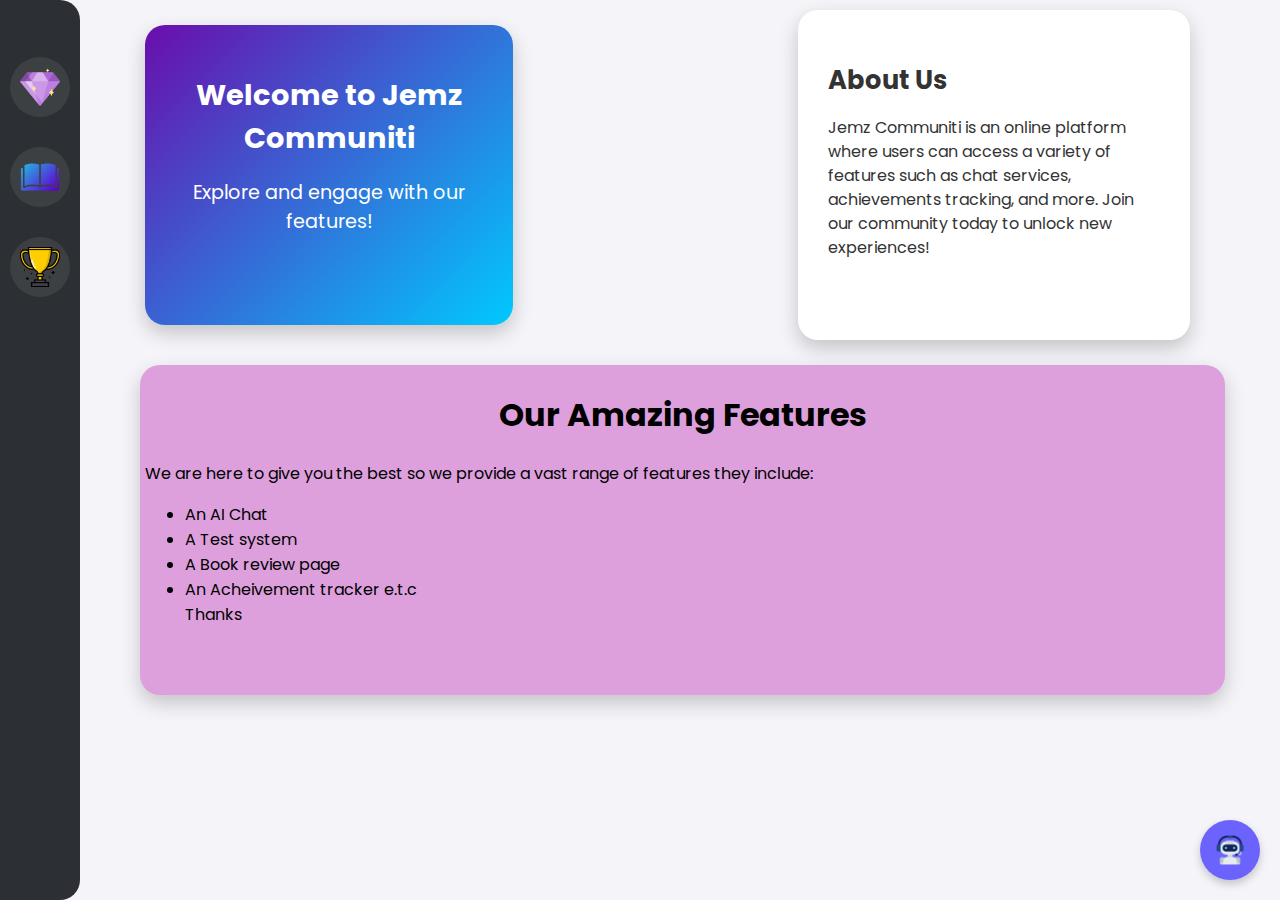
<file: index.html>
<!DOCTYPE html>
<html lang="en">
<head>
  <meta charset="UTF-8">
  <meta name="viewport" content="width=device-width, initial-scale=1.0">
  <title>Jemz Communiti</title>
  <!-- <link rel="stylesheet" href="https://cdnjs.cloudflare.com/ajax/libs/font-awesome/6.5.0/css/all.min.css"> -->
  <link href="https://fonts.googleapis.com/css2?family=Poppins:wght@400;600&display=swap" rel="stylesheet">
  <link rel="stylesheet" href="styles.css">
  <link rel="stylesheet" href="AI.css">
</head>
<body>
  <div class="navbar-container">
    <!-- Hamburger Button -->
    <button class="hamburger" onclick="toggleNavbar()">
      <i class="fas fa-bars"></i>
      
    </button>

    <!-- Navbar -->
     
    <nav class="vertical-navbar">
      <button class="navbar-item" >
       <i class="fas fa-gem"></i>
       <img src="diamond.png" alt="" style="width: 40px;">
      </button>

      <a href="book.html"><button class="navbar-item" onclick="books()">  </a>
        <i class="fas fa-book"></i>
        <img src="book.png" alt="" style="width: 40px;">
      </button>
    
      <button class="navbar-item" onclick="achievements()">
        <i class="fas fa-trophy"></i>
        <img src="trophy.png" alt="" style="width: 40px;">
      </button>
     
    </nav>
  </div>

 <div class="total">
  <div class="main-container">
    <div class="gradient-box">
      <h1>Welcome to Jemz Communiti</h1>
      <p>Explore and engage with our features!</p>
    </div>
  </div>

  
    <!-- Second container with write-up -->
    <div class="write-up-box">
      <h2>About Us</h2>
      <p>Jemz Communiti is an online platform where users can access a variety of features such as chat services, achievements tracking, and more. Join our community today to unlock new experiences!</p>
    </div>
  </div>
</div>  


<div class="middle_container">
  <h1>Our Amazing Features</h1>
  <p>We are here to give you the best so we provide a vast range of features they include:</p>
  <ul>
    <li>
      An AI Chat
      <li>
        A Test system
      </li>
      <li>
        A Book review page
      </li>
      <li>
        An Acheivement tracker e.t.c
      </li>
      <div class="end">
        Thanks
      </div>
      
     
    </li>
  </ul>
</div>


   
 

  <!-- AI Assistant Icon -->
  <div id="ai-icon" class="ai-icon">
    <img src="robot-assistant.png" alt="AI Assistant" height="30px" width="20px" />
  </div>

  <!-- Chat Window -->
  <div id="chat-window" class="chat-window hidden">
    <div class="chat-header">
      <h3>Chat with Ziggo</h3>
      <button id="close-chat" class="close-btn">&times;</button>
    </div>
    <div class="chat-body">
      <div id="chat-messages" class="chat-messages"></div>
    </div>
    <div class="chat-footer">
      <input type="text" id="user-input" placeholder="Type your message here..." />
      <button id="send-message" class="send-btn">Send</button>
    </div>
  </div>


  <script src="script.js"></script>
  <script src="AI.js"></script>
</body>
</html>
</file>
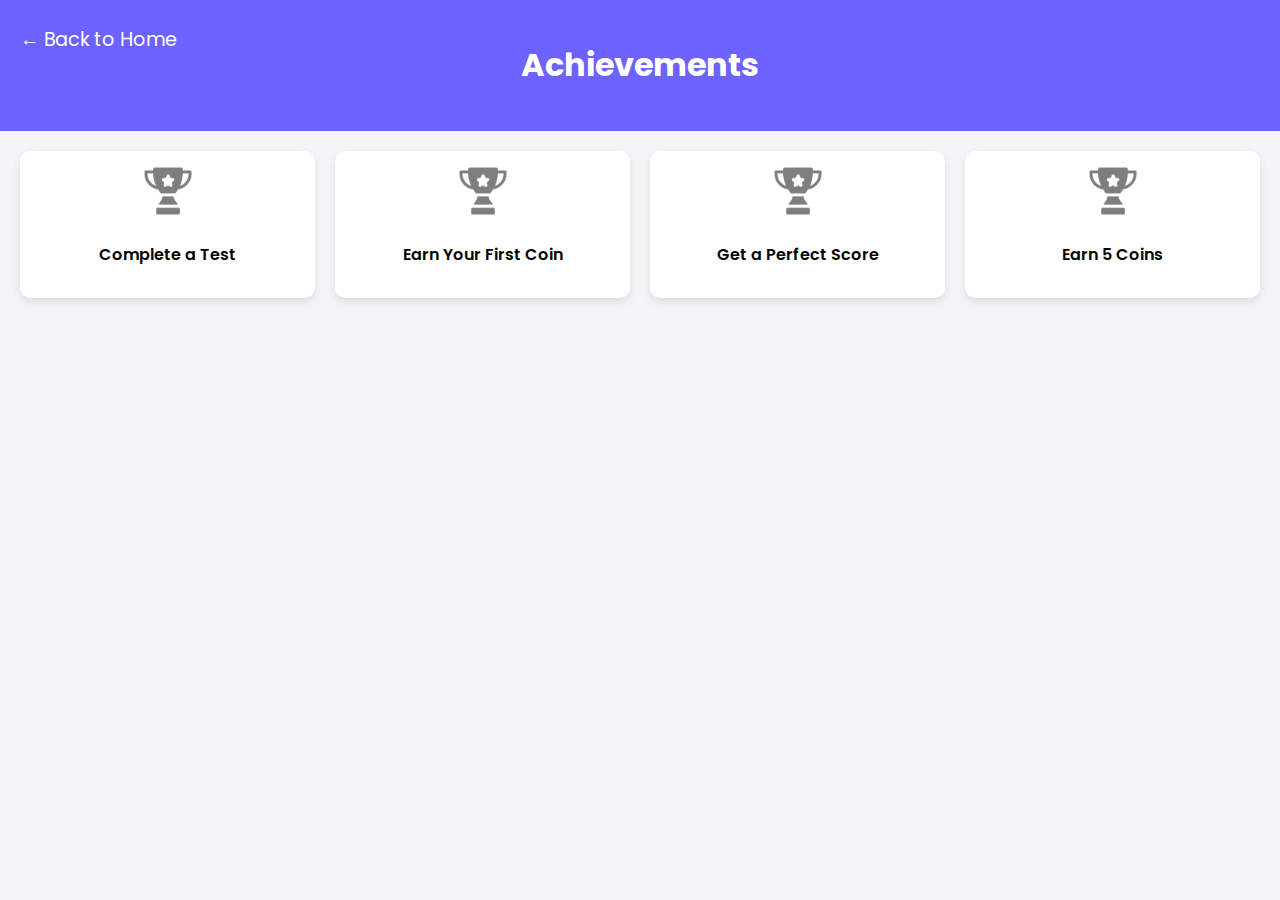
<file: achievements.html>
<!DOCTYPE html>
<html lang="en">
<head>
  <meta charset="UTF-8">
  <meta name="viewport" content="width=device-width, initial-scale=1.0">
  <title>Achievements - Jemz Communiti</title>
  <link href="https://fonts.googleapis.com/css2?family=Poppins:wght@400;600&display=swap" rel="stylesheet">
  <link rel="stylesheet" href="achievements.css">
</head>
<body>
  <!-- Header -->
  <header class="header">
    <h1>Achievements</h1>
    <a href="index.html" class="back-arrow">&#8592; Back to Home</a>
  </header>

  <!-- Main Achievements Section -->
  <main>
    <div class="achievements-grid">
      <!-- Example Achievements -->
      <div class="achievement" data-id="test-completion">
        <img src="award.png" alt="Locked" class="achievement-icon lock">
        <p>Complete a Test</p>
      </div>

      <div class="achievement" data-id="first-coin">
        <img src="award.png" alt="Locked" class="achievement-icon lock">
        <p>Earn Your First Coin</p>
      </div>

      <div class="achievement" data-id="perfect-score">
        <img src="award.png" alt="Locked" class="achievement-icon lock">
        <p>Get a Perfect Score</p>
      </div>

      <div class="achievement" data-id="five-coins">
        <img src="award.png" alt="Locked" class="achievement-icon lock">
        <p>Earn 5 Coins</p>
      </div>
    </div>
  </main>

  <script src="achievements.js"></script>
</body>
</html>
</file>
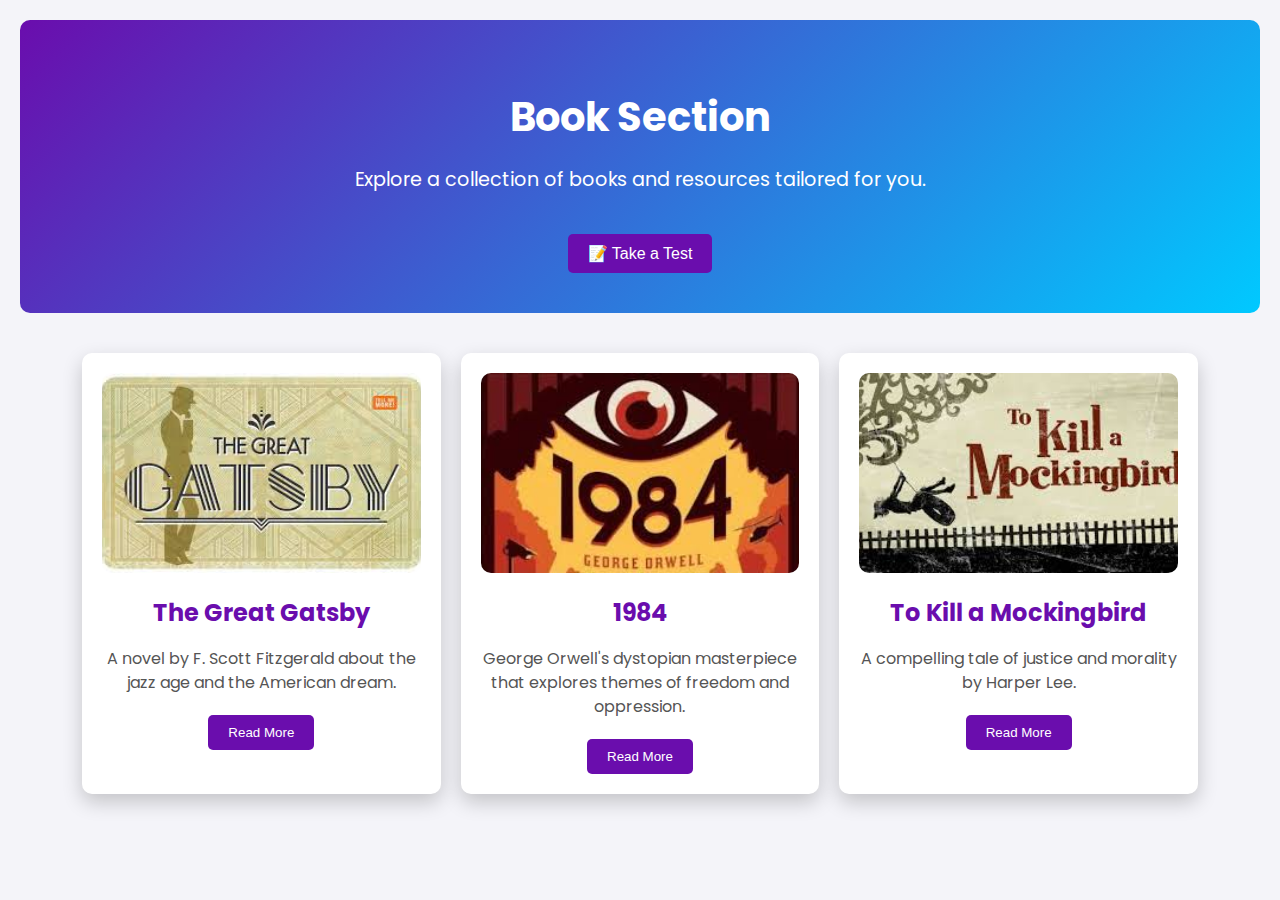
<file: book.html>
<!DOCTYPE html>
<html lang="en">
<head>
  <meta charset="UTF-8">
  <meta name="viewport" content="width=device-width, initial-scale=1.0">
  <title>Book Page - Jemz Communiti</title>
  <link href="https://fonts.googleapis.com/css2?family=Poppins:wght@400;600&display=swap" rel="stylesheet">
  <link rel="stylesheet" href="book-page.css">
</head>
<body>
    <!-- <header class="header">
        <h1>Book Section</h1>
        <p>Explore a collection of books and resources tailored for you.</p>
    
      </header> -->
      

  <header class="header">
    <h1>Book Section</h1>
    <p>Explore a collection of books and resources tailored for you.</p>
    <button class="test-button" onclick="ttest()">
        📝 Take a Test
      </button>
  </header>

  <main class="content">
    <div class="book-grid">
      <!-- Book Card 1 -->
      <div class="book-card">
        <img src="images.jfif" alt="Book Cover" class="book-cover">
        <h2 class="book-title">The Great Gatsby</h2>
        <p class="book-description">A novel by F. Scott Fitzgerald about the jazz age and the American dream.</p>
        <button class="book-button">Read More</button>
      </div>

      <!-- Book Card 2 -->
      <div class="book-card">
        <img src="images 2.jfif" alt="Book Cover" class="book-cover">
        <h2 class="book-title">1984</h2>
        <p class="book-description">George Orwell's dystopian masterpiece that explores themes of freedom and oppression.</p>
        <button class="book-button">Read More</button>
      </div>

      <!-- Book Card 3 -->
      <div class="book-card">
        <img src="images 3.jfif" alt="Book Cover" class="book-cover">
        <h2 class="book-title">To Kill a Mockingbird</h2>
        <p class="book-description">A compelling tale of justice and morality by Harper Lee.</p>
        <button class="book-button">Read More</button>
      </div>
    </div>
  </main>
  <script src="test.js"></script>
</body>
</html>
</file>
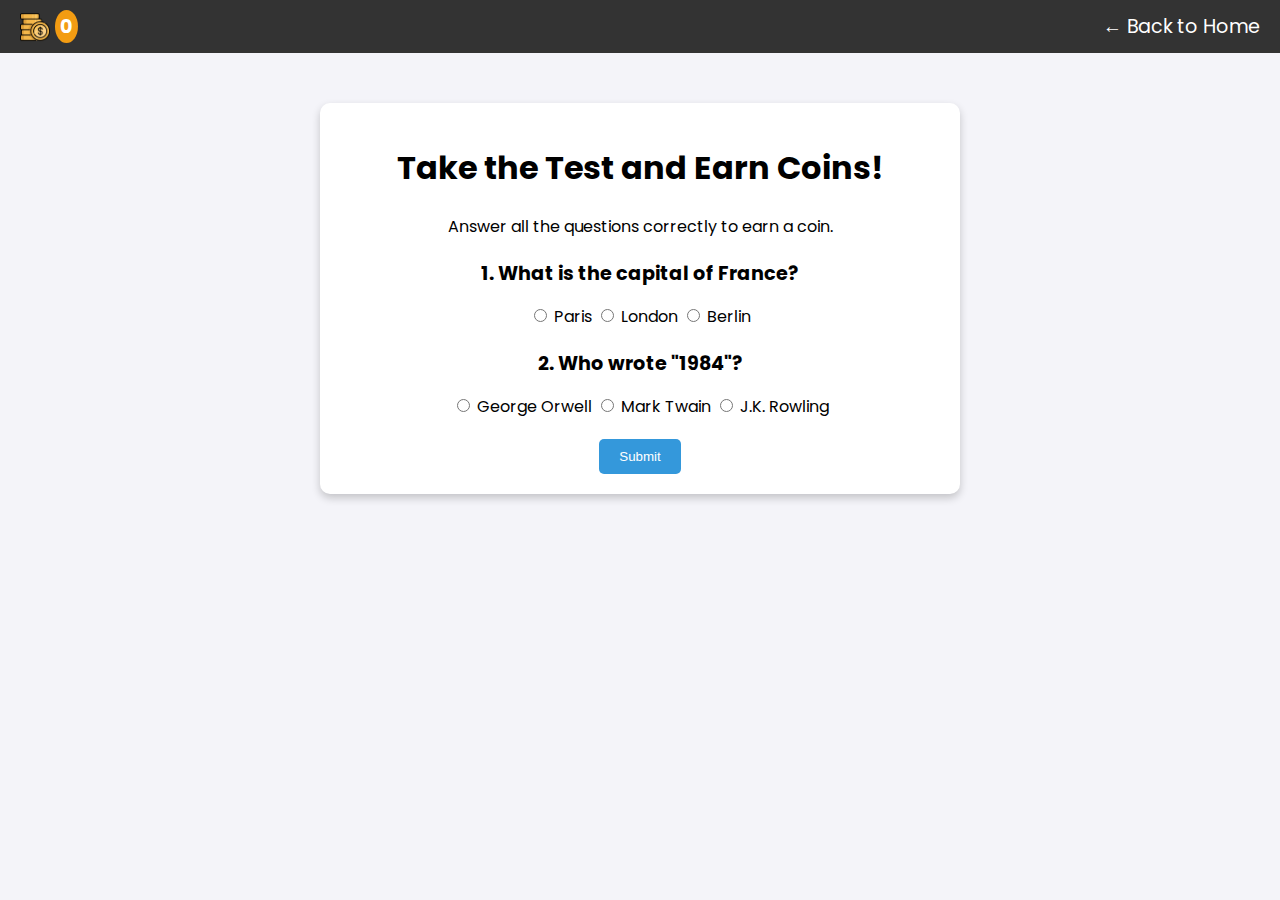
<file: test.html>
<!DOCTYPE html>
<html lang="en">
<head>
  <meta charset="UTF-8">
  <meta name="viewport" content="width=device-width, initial-scale=1.0">
  <title>Take a Test - Jemz Communiti</title>
  <link href="https://fonts.googleapis.com/css2?family=Poppins:wght@400;600&display=swap" rel="stylesheet">
  <link rel="stylesheet" href="test.css">
</head>
<body>
  <!-- Coin Counter -->
  <header class="header">
    <div class="coin-display">
      <img src="coins (1).png" alt="Coin" class="coin-icon">
      <span id="coin-count" class="coin-count">0</span>
    </div>
    <a href="index.html" class="back-arrow">&#8592; Back to Home</a>
  </header>

  <!-- Main Test Section -->
  <main>
    <section class="test-container">
      <h1>Take the Test and Earn Coins!</h1>
      <p>Answer all the questions correctly to earn a coin.</p>

      <!-- Test Form -->
      <form id="test-form">
        <div class="question">
          <h2>1. What is the capital of France?</h2>
          <label><input type="radio" name="q1" value="Paris"> Paris</label>
          <label><input type="radio" name="q1" value="London"> London</label>
          <label><input type="radio" name="q1" value="Berlin"> Berlin</label>
        </div>

        <div class="question">
          <h2>2. Who wrote "1984"?</h2>
          <label><input type="radio" name="q2" value="George Orwell"> George Orwell</label>
          <label><input type="radio" name="q2" value="Mark Twain"> Mark Twain</label>
          <label><input type="radio" name="q2" value="J.K. Rowling"> J.K. Rowling</label>
        </div>

        <button type="button" id="submit-btn">Submit</button>
      </form>

      <!-- Result Section -->
      <div id="result-section" class="hidden">
        <h2>Your Score:</h2>
        <p id="score"></p>
        <div id="coin-reward-section" class="hidden">
          <h2>Congratulations! You earned a coin!</h2>
          <img src="coins (1).png" alt="Coin" class="coin-icon">
        </div>
      </div>
    </section>
  </main>


  

  <script src="test.js"></script>
</body>
</html>
</file>
<file: styles.css>
/* styles.css */
body {
  margin: 0;
  font-family: "Poppins", sans-serif;
  
}

.navbar-container {
  position: fixed;
  top: 0;
  left: 0;
  background-color: #2c2f33;
  height: 100%;
  width: 80px; /* Default collapsed width */
  border-radius: 0 20px 20px 0;
  transition: width 0.3s ease, transform 0.3s ease;
  z-index: 1000;
  display: flex;
  flex-direction: column;
  align-items: center;
}

.navbar-container.expanded {
  width: 200px; /* Expanded width */
}

.hamburger {
  background: none;
  border: none;
  color: red;
  font-size: 24px;
  margin: 15px;
  cursor: pointer;
  align-self: center;
}

.vertical-navbar {
  display: flex;
  flex-direction: column;
  align-items: center;
  width: 100%;
  padding: 10px 0;
}

.navbar-item {
  width: 60px;
  height: 60px;
  margin: 15px 0;
  border: none;
  background-color: #3c4043;
  color: white;
  border-radius: 50%;
  display: flex;
  align-items: center;
  justify-content: center;
  cursor: pointer;
  transition: all 0.3s ease;
}

.navbar-item:hover {
  background-color: #5c5f63;
}

.navbar-container.expanded .navbar-item {
  width: calc(100% - 40px);
  margin-left: 20px;
  border-radius: 12px;
}

.navbar-item i {
  font-size: 24px;
  color: #ffffff;
  transition: all 0.3s ease;
}

main {
  margin-left: 100px;
  padding: 20px;
  transition: margin-left 0.3s ease;
}

.navbar-container.expanded + main {
  margin-left: 220px;
}

/* Responsive Style */
@media (max-width: 768px) {
  .navbar-container {
    height: 60px;
    width: 100%;
    transform: translateY(0);
    flex-direction: row;
    /* justify-content: space-around; */
    align-items: center;
    padding: 0;
    border-radius: 0 0 20px 20px;
  }

  .hamburger {
    display: none; /* Hide hamburger below 768px */
  }

  .vertical-navbar {
    flex-direction: row;
    align-items: center;
    justify-content: space-evenly;
    width: 100%;
    height: 100%;
  }

  .navbar-item {
    margin: 0;
    border-radius: 50%;
  }

  main {
    margin-left: 0;
    margin-top: 60px;
  }
}


/* styles.css */
body {
  margin: 0;
  font-family: "Poppins", sans-serif;
  background-color: #f4f4f9;
  
}

.main-container {
  display: flex;
  justify-content: space-between; /* Space between the two containers */
  flex-direction: row;
  align-items: flex-start;
  width: 100%;
  height: 100%;
  padding: 15px;
  
}

.gradient-box, .write-up-box {
  width: 48%; /* Increase the width for both containers */
  min-height: 300px; /* Same height for both containers */
  padding: 30px; /* Add padding inside containers */
  border-radius: 20px; /* Rounded corners for both */
  box-shadow: 0px 8px 20px rgba(0, 0, 0, 0.2);
  box-sizing: border-box; /* Ensure padding doesn’t affect width/height */
}

.gradient-box {
  background: linear-gradient(135deg, #6a0dad, #00c9ff); /* Purple to blue gradient */
  text-align: center;
  color: white;
  transition: transform 0.3s ease;
  margin-left: 130px;
  margin-top: 10px;
}

.gradient-box h1 {
  font-size: 1.8rem;
  margin-bottom: 15px;
}

.gradient-box p {
  font-size: 1.2rem;
  line-height: 1.5;
}

.gradient-box:hover {
  transform: scale(1.05); /* Slight zoom effect on hover */
}

.write-up-box {
  background-color: white;
  text-align: left;
  color: #333;
 margin-right: 90px;
 margin-top: 10px;
}

.write-up-box h2 {
  font-size: 1.6rem;
  margin-bottom: 10px;
}

.write-up-box p {
  font-size: 1rem;
  line-height: 1.5;
}

/* Add margin and padding between containers */
.gradient-box {
  margin-right: 20px; /* Space between the two boxes */
  
}

/* Responsive Adjustments */
@media (max-width: 768px) {
  .main-container {
    flex-direction: column; /* Stack containers vertically on smaller screens */
    
  }

  .gradient-box, .write-up-box {
    width: 95%; /* Adjust width for smaller screens */
     /*  margin-bottom: 20px; /*Add space between stacked boxes */
    min-height: 250px; /* Adjust height for smaller screens */
  }
  .gradient-box{
    margin-left: 0;
  }
  
 
 
}

/* styles.css */

/* Existing styles above */



.total{
  width: 100%;
  /* background-color: aqua; */
  display: flex;
  flex-direction: row;
  justify-content: space-between;
  
}
@media (max-width: 768px){
   .total{
    flex-direction: column;
    width: 85%;
    margin: 0 auto;
    justify-content: center;
  }
  .gradient-box{
    width: 90%;
    justify-self: center;
    margin-top: 60px;
    /* margin-right: px; */
    
  }
  .write-up-box{
    width: 90%;
    /* margin: 0 auto; */
    margin: 10px;
    
    

  
} 
}

.middle_container{
  width: 84%;
  margin-left: 140px;
  height: 320px;
  background-color: plum;
  border-radius: 20px; /* Rounded corners for both */
  box-shadow: 0px 8px 20px rgba(0, 0, 0, 0.2);
  margin-top: 25px;
  margin-bottom: 10px;
  /* font-family: "Bahnschrift SemiBold"; */
  text-align: justify;
  padding: 5px;
}

.middle_container h1{
  text-align: center;
}


@media (max-width: 768px) {
  .middle_container{
    width: 92%;
    margin-left: 7px;
    text-align: justify;
    margin-bottom: 10px;
    padding-left: 14px;
    padding-bottom: 20px;
    margin-right: 0px;
  }
}

.end{
  width: 15px;
}
</file>
<file: AI.css>
/* AI Assistant Enhancements */

/* AI Icon Styling */
.ai-icon {
    position: fixed;
    bottom: 20px;
    right: 20px;
    width: 60px;
    height: 60px;
    background-color: #6c63ff;
    border-radius: 50%;
    display: flex;
    justify-content: center;
    align-items: center;
    box-shadow: 0 4px 8px rgba(0, 0, 0, 0.2);
    cursor: pointer;
    transition: transform 0.3s ease, background-color 0.3s ease;
  }
  
  .ai-icon:hover {
    transform: scale(1.1);
    background-color: #4f4ae3;
  }
  
  .ai-icon img {
    width: 30px;
    height: 30px;
  }
  
  /* Chat Window Styling */
  .chat-window {
    position: fixed;
    bottom: 90px;
    right: 20px;
    width: 320px;
    max-height: 400px;
    background-color: #fff;
    border-radius: 10px;
    box-shadow: 0 4px 8px rgba(0, 0, 0, 0.2);
    display: flex;
    flex-direction: column;
    transition: transform 0.3s ease, opacity 0.3s ease;
    transform: translateY(20px);
    opacity: 0;
  }
  
  .chat-window.open {
    transform: translateY(0);
    opacity: 1;
  }
  
  .chat-header {
    background-color: #6c63ff;
    color: white;
    padding: 10px;
    border-radius: 10px 10px 0 0;
    display: flex;
    justify-content: space-between;
    align-items: center;
  }
  
  .chat-header h3 {
    margin: 0;
  }
  
  .close-btn {
    background: none;
    border: none;
    color: white;
    font-size: 1.5rem;
    cursor: pointer;
  }
  
  .chat-body {
    padding: 10px;
    overflow-y: auto;
    flex-grow: 1;
  }
  
  .chat-messages {
    display: flex;
    flex-direction: column;
    gap: 10px;
  }
  
  .chat-footer {
    display: flex;
    align-items: center;
    padding: 10px;
    border-top: 1px solid #ddd;
  }
  
  #user-input {
    flex-grow: 1;
    padding: 5px;
    border: 1px solid #ddd;
    border-radius: 5px;
  }
  
  .send-btn {
    background-color: #6c63ff;
    color: white;
    border: none;
    padding: 5px 10px;
    margin-left: 10px;
    border-radius: 5px;
    cursor: pointer;
  }
  
  .send-btn:hover {
    background-color: #4f4ae3;
  }
  
  /* Typing Indicator */
  .typing {
    font-style: italic;
    color: #666;
  }
</file>
<file: achievements.css>
/* Global Styles */
body {
    font-family: 'Poppins', sans-serif;
    margin: 0;
    padding: 0;
    background-color: #f4f4f9;
  }
  
  .header {
    text-align: center;
    padding: 20px;
    background-color: #6c63ff;
    color: white;
  }
  
  .back-arrow {
    position: absolute;
    left: 20px;
    top: 25px;
    text-decoration: none;
    color: white;
    font-size: 1.2rem;
  }
  
  h1 {
    font-size: 2rem;
  }
  
  /* Achievements Grid */
  .achievements-grid {
    display: grid;
    grid-template-columns: repeat(auto-fit, minmax(150px, 1fr));
    gap: 20px;
    padding: 20px;
  }
  
  .achievement {
    display: flex;
    flex-direction: column;
    align-items: center;
    justify-content: center;
    text-align: center;
    background-color: white;
    border-radius: 10px;
    padding: 15px;
    box-shadow: 0 4px 8px rgba(0, 0, 0, 0.1);
  }
  
  .achievement-icon {
    width: 50px;
    height: 50px;
    margin-bottom: 10px;
  }
  
  .lock {
    filter: grayscale(100%);
    opacity: 0.5;
  }
  
  .unlocked {
    filter: none;
    opacity: 1;
  }
  
  p {
    font-size: 1rem;
    font-weight: 600;
  }
  
  /* Adjust Achievement Styling for Trophy Icon */
.achievement {
    display: flex;
    flex-direction: column;
    align-items: center;
    justify-content: center;
    text-align: center;
    background-color: white;
    border-radius: 10px;
    padding: 15px;
    box-shadow: 0 4px 8px rgba(0, 0, 0, 0.1);
    position: relative;
  }
  
  .achievement-icon {
    width: 50px;
    height: 50px;
    margin-bottom: 10px;
  }
  
  .trophy-icon {
    width: 25px;
    height: 25px;
    position: absolute;
    top: 10px;
    right: 10px;
    opacity: 0.5; /* Faded trophy for locked achievements */
  }
  
  .unlocked-trophy {
    opacity: 1; /* Bright trophy for unlocked achievements */
  }
  
  .lock {
    filter: grayscale(100%);
    opacity: 0.5;
  }
  
  .unlocked {
    filter: none;
    opacity: 1;
  }
  
  p {
    font-size: 1rem;
    font-weight: 600;
  }
/* Adjust Achievement Styling for Trophy Icon */
.achievement {
    display: flex;
    flex-direction: column;
    align-items: center;
    justify-content: center;
    text-align: center;
    background-color: white;
    border-radius: 10px;
    padding: 15px;
    box-shadow: 0 4px 8px rgba(0, 0, 0, 0.1);
    position: relative;
  }
  
  .achievement-icon {
    width: 50px;
    height: 50px;
    margin-bottom: 10px;
  }
  
  .trophy-icon {
    width: 25px;
    height: 25px;
    position: absolute;
    top: 10px;
    right: 10px;
    opacity: 0.5; /* Faded trophy for locked achievements */
  }
  
  .unlocked-trophy {
    opacity: 1; /* Bright trophy for unlocked achievements */
  }
  
  .lock {
    filter: grayscale(100%);
    opacity: 0.5;
  }
  
  .unlocked {
    filter: none;
    opacity: 1;
  }
  
  p {
    font-size: 1rem;
    font-weight: 600;
  }
</file>
<file: test.css>
/* Global Styles */
body {
    font-family: 'Poppins', sans-serif;
    margin: 0;
    padding: 0;
    background-color: #f4f4f9;
  }
  
  /* Header Styles */
  .header {
    display: flex;
    justify-content: space-between;
    align-items: center;
    padding: 10px 20px;
    background-color: #333;
  }
  
  .coin-display {
    display: flex;
    align-items: center;
    gap: 5px;
  }
  
  .coin-icon {
    width: 30px;
    height: 30px;
  }
  
  .coin-count {
    font-size: 1.2rem;
    color: #fff;
    font-weight: bold;
    padding: 2px 5px;
    background-color: #f39c12;
    border-radius: 50%;
  }
  
  .back-arrow {
    text-decoration: none;
    color: white;
    font-size: 1.2rem;
  }
  
  /* Test Container */
  .test-container {
    padding: 20px;
    max-width: 600px;
    margin: 50px auto;
    background-color: #fff;
    border-radius: 10px;
    box-shadow: 0 4px 8px rgba(0, 0, 0, 0.2);
    text-align: center;
  }
  
  .question {
    margin: 20px 0;
  }
  
  .question h2 {
    font-size: 1.2rem;
  }
  
  button {
    padding: 10px 20px;
    background-color: #3498db;
    color: white;
    border: none;
    cursor: pointer;
    border-radius: 5px;
  }
  
  button:hover {
    background-color: #2980b9;
  }
  
  /* Hidden Element */
  .hidden {
    display: none;
  }
  
  /* Result Section */
  #result-section {
    margin-top: 20px;
  }
  
  #coin-reward-section {
    margin-top: 20px;
    background-color: #ffcc00;
    padding: 20px;
    border-radius: 10px;
    box-shadow: 0px 8px 20px rgba(0, 0, 0, 0.2);
  }
</file>
<file: book-page.css>
/* book-page.css */

/* General Reset */
body {
    margin: 0;
    font-family: "Poppins", sans-serif;
    background-color: #f4f4f9;
    color: #333;
    line-height: 1.5;
  }
  
  /* Header Section */
  .header {
    text-align: center;
    background: linear-gradient(135deg, #6a0dad, #00c9ff);
    color: white;
    padding: 40px 20px;
    border-radius: 10px;
    margin: 20px;
  }
  
  .header h1 {
    font-size: 2.5rem;
    margin-bottom: 10px;
  }
  
  .header p {
    font-size: 1.2rem;
  }
  
  /* Main Content Section */
  .content {
    padding: 20px;
    display: flex;
    justify-content: center;
    align-items: center;
  }
  
  /* Book Grid */
  .book-grid {
    display: grid;
    grid-template-columns: repeat(auto-fit, minmax(250px, 1fr));
    gap: 20px;
    width: 90%;
    max-width: 1200px;
    margin: 0 auto;
  }
  
  /* Book Card */
  .book-card {
    background-color: white;
    border-radius: 10px;
    box-shadow: 0px 8px 20px rgba(0, 0, 0, 0.2);
    overflow: hidden;
    text-align: center;
    padding: 20px;
    transition: transform 0.3s ease;
  }
  
  .book-card:hover {
    transform: translateY(-10px);
  }
  
  .book-cover {
    width: 100%;
    height: 200px;
    object-fit: cover;
    border-radius: 10px;
  }
  
  .book-title {
    font-size: 1.5rem;
    margin: 15px 0;
    color: #6a0dad;
  }
  
  .book-description {
    font-size: 1rem;
    color: #555;
    margin-bottom: 20px;
  }
  
  .book-button {
    padding: 10px 20px;
    background-color: #6a0dad;
    color: white;
    border: none;
    border-radius: 5px;
    cursor: pointer;
    transition: background 0.3s ease;
  }
  
  .book-button:hover {
    background-color: #5a00b3;
  }
  
  /* Responsive Adjustments */
  @media (max-width: 768px) {
    .header h1 {
      font-size: 2rem;
    }
  
    .header p {
      font-size: 1rem;
    }
  
    .book-card {
      padding: 15px;
    }
  
    .book-title {
      font-size: 1.2rem;
    }
  
    .book-description {
      font-size: 0.9rem;
    }
  }

  /* Add a button for taking a test */
.test-button {
    background-color: #6a0dad;
    color: white;
    border: none;
    border-radius: 5px;
    padding: 10px 20px;
    font-size: 1rem;
    cursor: pointer;
    margin-top: 20px;
    transition: background 0.3s ease, transform 0.2s ease;
  }
  
  .test-button:hover {
    background-color: #5a00b3;
    transform: scale(1.05);
  }
</file>
